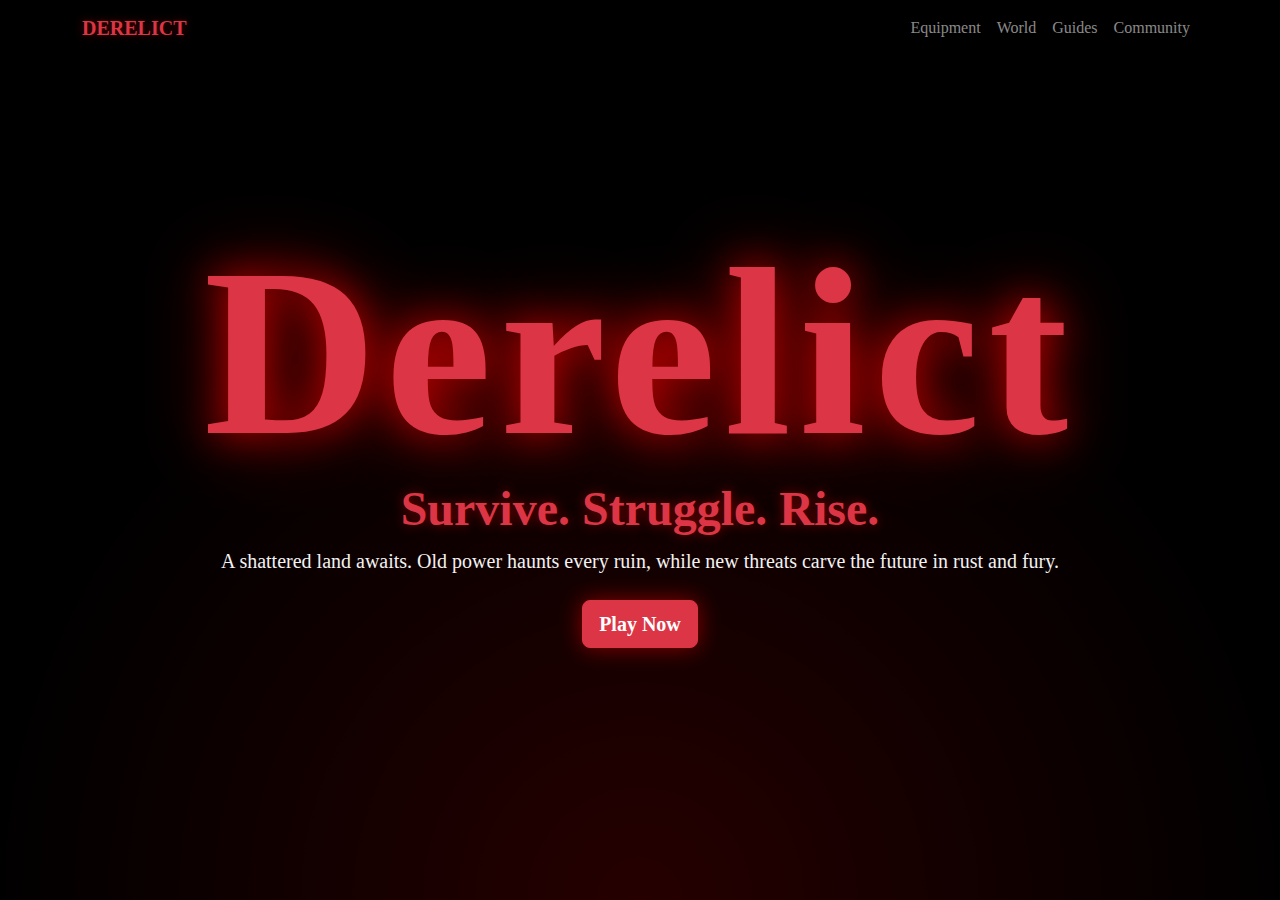
<file: index.html>
<!DOCTYPE html>
<html lang="en">

<head>
    <meta charset="UTF-8">
    <meta name="viewport" content="width=device-width, initial-scale=1">
    <title>Home</title>
    <link rel="icon" href="Images/Logo/Abilities_Icon_Alt.webp" type="image/x-icon">
    <link href="https://cdn.jsdelivr.net/npm/bootstrap@5.3.3/dist/css/bootstrap.min.css" rel="stylesheet">

    <style>
        body {
            background-color: #000 !important;
            color: #f2f2f2;
            background-image: radial-gradient(circle at bottom, rgba(255, 0, 0, 0.15) 0%, transparent 60%);
            font-family: 'Segoe UI';
        }

        .navbar-brand {
            text-shadow: 0 0 10px #ff000066;
            transition: 0.3s;
        }

        .navbar-brand:hover {
            text-shadow: 0 0 18px #ff0000cc;
        }

        h1 {
            text-shadow: 0 0 12px #ff000073;
            transition: 0.3s;
        }

        h1:hover {
            text-shadow: 0 0 25px #ff0000cc;
        }

        .nav-link {
            transition: 0.3s;
        }

        .nav-link:hover {
            color: #f27a7a;
            font-weight: bold;
        }

        .btn-danger {
            box-shadow: 0 0 22px #ff000080;
            transition: transform 0.25s, box-shadow 0.25s;
        }

        .btn-danger:hover {
            transform: scale(1.05);
            box-shadow: 0 0 32px #ff0000b3;
        }

        .bigg {
            font-size: 240px;
            letter-spacing: 8px;
            line-height: 1;
            text-shadow: 0 0 40px #ff0000b3,
                0 0 80px #ff000080;
        }

        .titleHolder {
            padding-top: 80px;
        }
    </style>
</head>

<body class="d-flex flex-column min-vh-100">

    <nav class="navbar navbar-expand-lg navbar-dark bg-black shadow-sm">
        <div class="container">

            <a class="navbar-brand fw-bold text-danger" href="index.html">DERELICT</a>
            <button class="navbar-toggler" type="button" data-bs-toggle="collapse" data-bs-target="#navmenu">
                <span class="navbar-toggler-icon"></span>
            </button>

            <div class="collapse navbar-collapse" id="navmenu">
                <ul class="navbar-nav ms-auto">
                    <li class="nav-item"><a class="nav-link" href="equipment.html">Equipment</a></li>
                    <li class="nav-item"><a class="nav-link" href="world.html">World</a></li>
                    <li class="nav-item"><a class="nav-link" href="guides.html">Guides</a></li>
                    <li class="nav-item"><a class="nav-link" href="community.html">Community</a></li>
                </ul>
            </div>
        </div>
    </nav>

    <main class="d-flex justify-content-center align-items-startf text-center titleHolder">
        <div class="container py-5 my-5">
            <h1 class="fw-bold text-danger bigg">Derelict</h1>
            <h1 class="fw-bold text-danger display-5">Survive. Struggle. Rise.</h1>
            <p class="lead mb-4">
                A shattered land awaits. Old power haunts every ruin, while new threats carve the future in rust and
                fury.
            </p>
            <a href="https://www.roblox.com/games/9756976552/ALPHA-Derelict" target="_blank"
                class="btn btn-danger btn-lg fw-semibold">Play Now</a>
        </div>
    </main>



    <script src="https://cdn.jsdelivr.net/npm/bootstrap@5.3.3/dist/js/bootstrap.bundle.min.js"></script>
</body>

</html>
</file>
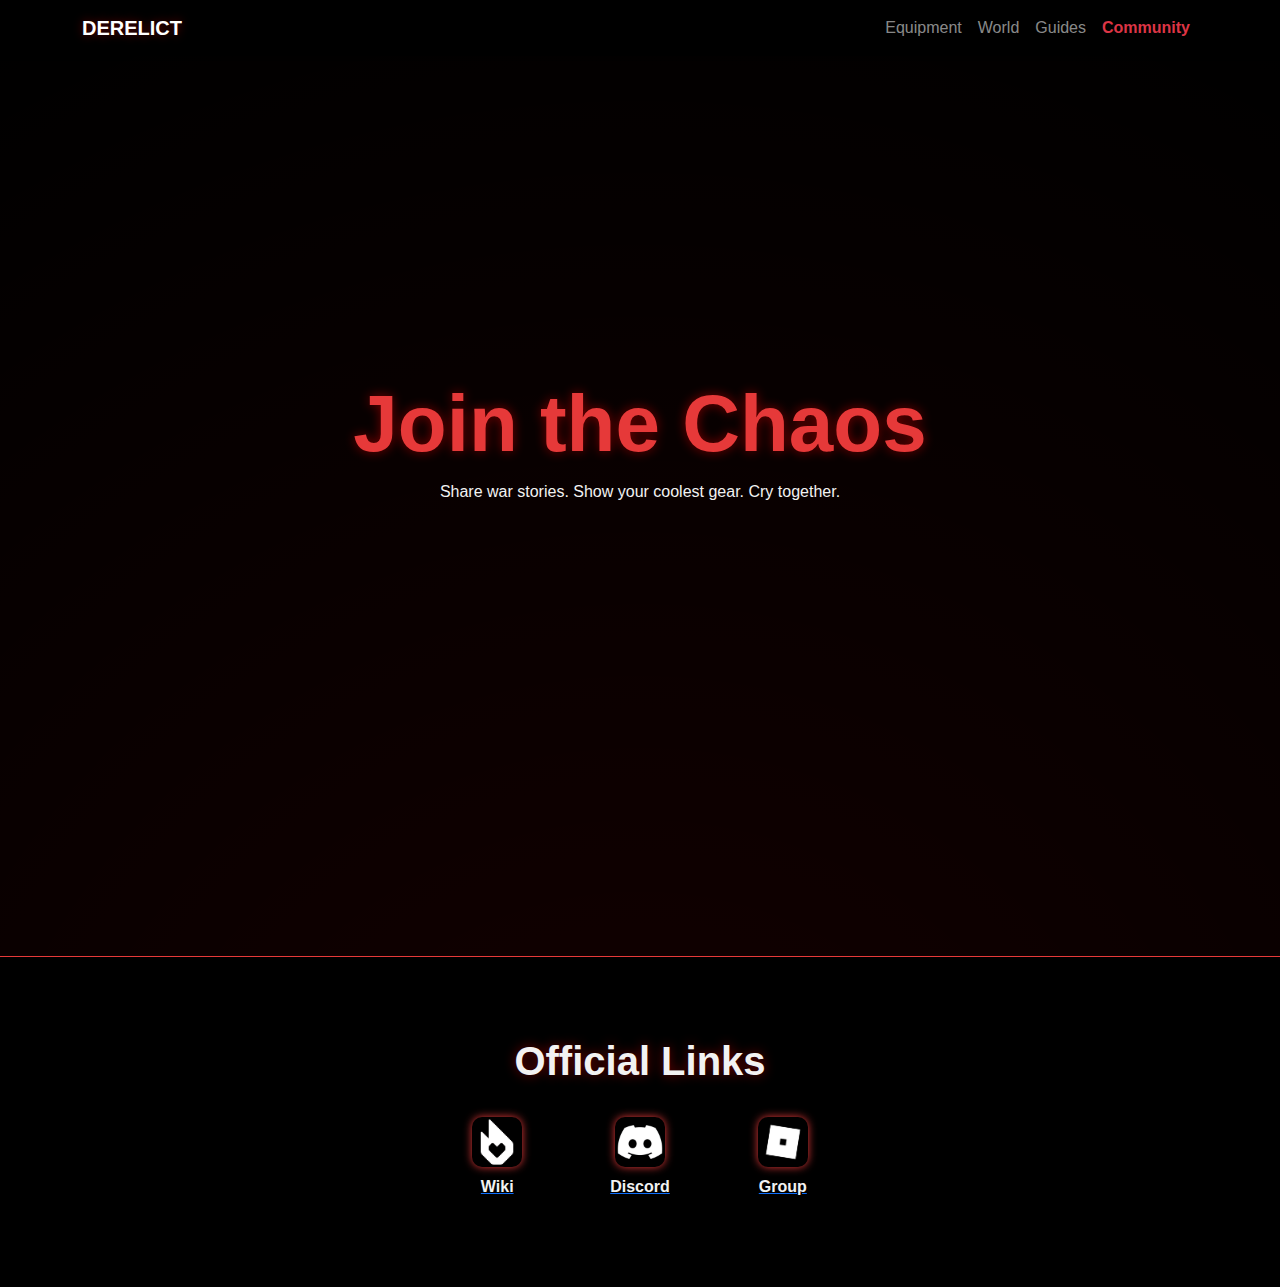
<file: community.html>
<!DOCTYPE html>
<html lang="en">

<head>
    <meta charset="UTF-8">
    <meta name="viewport" content="width=device-width, initial-scale=1">
    <title>Community & Media</title>
    <link rel="icon" href="Images/Logo/Weapon_Icon_Alt.webp" type="image/x-icon">

    <link href="https://cdn.jsdelivr.net/npm/bootstrap@5.3.3/dist/css/bootstrap.min.css" rel="stylesheet">
    <style>
        body {
            background-color: #000;
            color: #f2f2f2;
            background-image: radial-gradient(circle at bottom, rgba(255, 0, 0, 0.08) 0%, transparent 100%);
            background-size: cover;
            background-repeat: no-repeat;
            font-family: 'Segoe UI', sans-serif;
        }

        .navbar-brand {
            text-shadow: 0 0 10px rgba(255, 0, 0, 0.4);
            transition: 0.3s;
        }

        .navbar-brand:hover {
            color: #e63939;
            text-shadow: 0 0 18px rgba(255, 0, 0, 0.8);
        }

        h1 {
            text-shadow: 0 0 12px rgba(255, 0, 0, 0.45);
            transition: 0.3s;
        }

        h1:hover {
            text-shadow: 0 0 25px rgba(255, 0, 0, 0.8);
        }

        .nav-link {
            transition: 0.3s;
        }

        .nav-link:hover {
            color: #f27a7a;
            font-weight: bold;
        }

        .centerLink {
            color: #e63939;
            text-decoration: none;
            display: inline-block;
        }

        .centerLink:hover {
            transform: scale(1.05);
            text-shadow: 0 0 20px #e63939, 0 0 40px #e63939;
        }

        .contentContainer {
            flex: 1;
            display: flex;
            flex-direction: column;
            justify-content: flex-start;
            align-items: center;
            text-align: center;
            padding: 20rem 1rem 1rem 1rem;
        }

        .cFooter {
            background-color: #000;
            padding: 5rem 1rem;
            display: flex;
            justify-content: center;
            flex-wrap: wrap;
            border-top: 1px solid #e63939;
        }

        .Link {
            display: flex;
            padding: 0.5rem 2rem;
            flex-direction: column;
            align-items: center;
            text-align: center;
            transition: transform 0.3s, filter 0.3s;
        }

        .Link img {
            width: 50px;
            height: 50px;
            object-fit: cover;
            border-radius: 10px;
            box-shadow: 0 0 8px #e63939;
            transition: transform 0.3s, box-shadow 0.3s;
        }

        .Link span {
            margin-top: 0.5rem;
            font-weight: bold;
            color: #f2f2f2;
            transition: color 0.3s;
        }

        .Link:hover img {
            transform: scale(1.1);
            box-shadow: 0 0 20px #e63939, 0 0 30px #e63939;
        }

        .Link:hover span {
            color: #e63939;
        }

        footer p {
            margin: 0;
            color: #888;
        }
    </style>
</head>

<body>

    <nav class="navbar navbar-expand-lg navbar-dark bg-black shadow-sm">
        <div class="container">
            <a class="navbar-brand fw-bold" href="index.html">DERELICT</a>
            <button class="navbar-toggler" type="button" data-bs-toggle="collapse" data-bs-target="#navmenu">
                <span class="navbar-toggler-icon"></span>
            </button>

            <div class="collapse navbar-collapse" id="navmenu">
                <ul class="navbar-nav ms-auto text-center">
                    <li class="nav-item"><a class="nav-link" href="equipment.html">Equipment</a></li>
                    <li class="nav-item"><a class="nav-link" href="world.html">World</a>
                    </li>
                    <li class="nav-item"><a class="nav-link" href="guides.html">Guides</a></li>
                    <li class="nav-item"><a class="nav-link active fw-semibold text-danger"
                            href="community.html">Community</a></li>
                </ul>
            </div>
        </div>
    </nav>

    <div class="contentContainer min-vh-100 ">
        <a href="#cFooter" class="centerLink">
            <h1 class="fw-bold display-1">Join the Chaos</h1>
        </a>
        <p>Share war stories. Show your coolest gear. Cry together.</p>
    </div>

    <div class="cFooter" id="cFooter">
        <div class="d-flex flex-column align-items-center">
            <h1 class="fw-bold mb-4">Official Links</h1>
            <div class="d-flex gap-4 flex-wrap justify-content-center">
                <a href="https://rbx-derelict.fandom.com/wiki/Derelict_Official_Wiki" target="_blank" class="Link">
                    <img src="Images/Logo/Wiki.png" alt="Wiki Icon">
                    <span>Wiki</span>
                </a>
                <a href="https://discord.com/invite/rbx-derelict" target="_blank" class="Link">
                    <img src="Images/Logo/Discord.png" alt="Discord Icon">
                    <span>Discord</span>
                </a>
                <a href="https://www.roblox.com/communities/3469658/Scrambledly-Studios#!/about" target="_blank"
                    class="Link">
                    <img src="Images/Logo/Roblox.png" alt="Roblox Group Icon">
                    <span>Group</span>
                </a>
            </div>
        </div>
    </div>


    <script src="https://cdn.jsdelivr.net/npm/bootstrap@5.3.3/dist/js/bootstrap.bundle.min.js"></script>
</body>

</html>
</file>
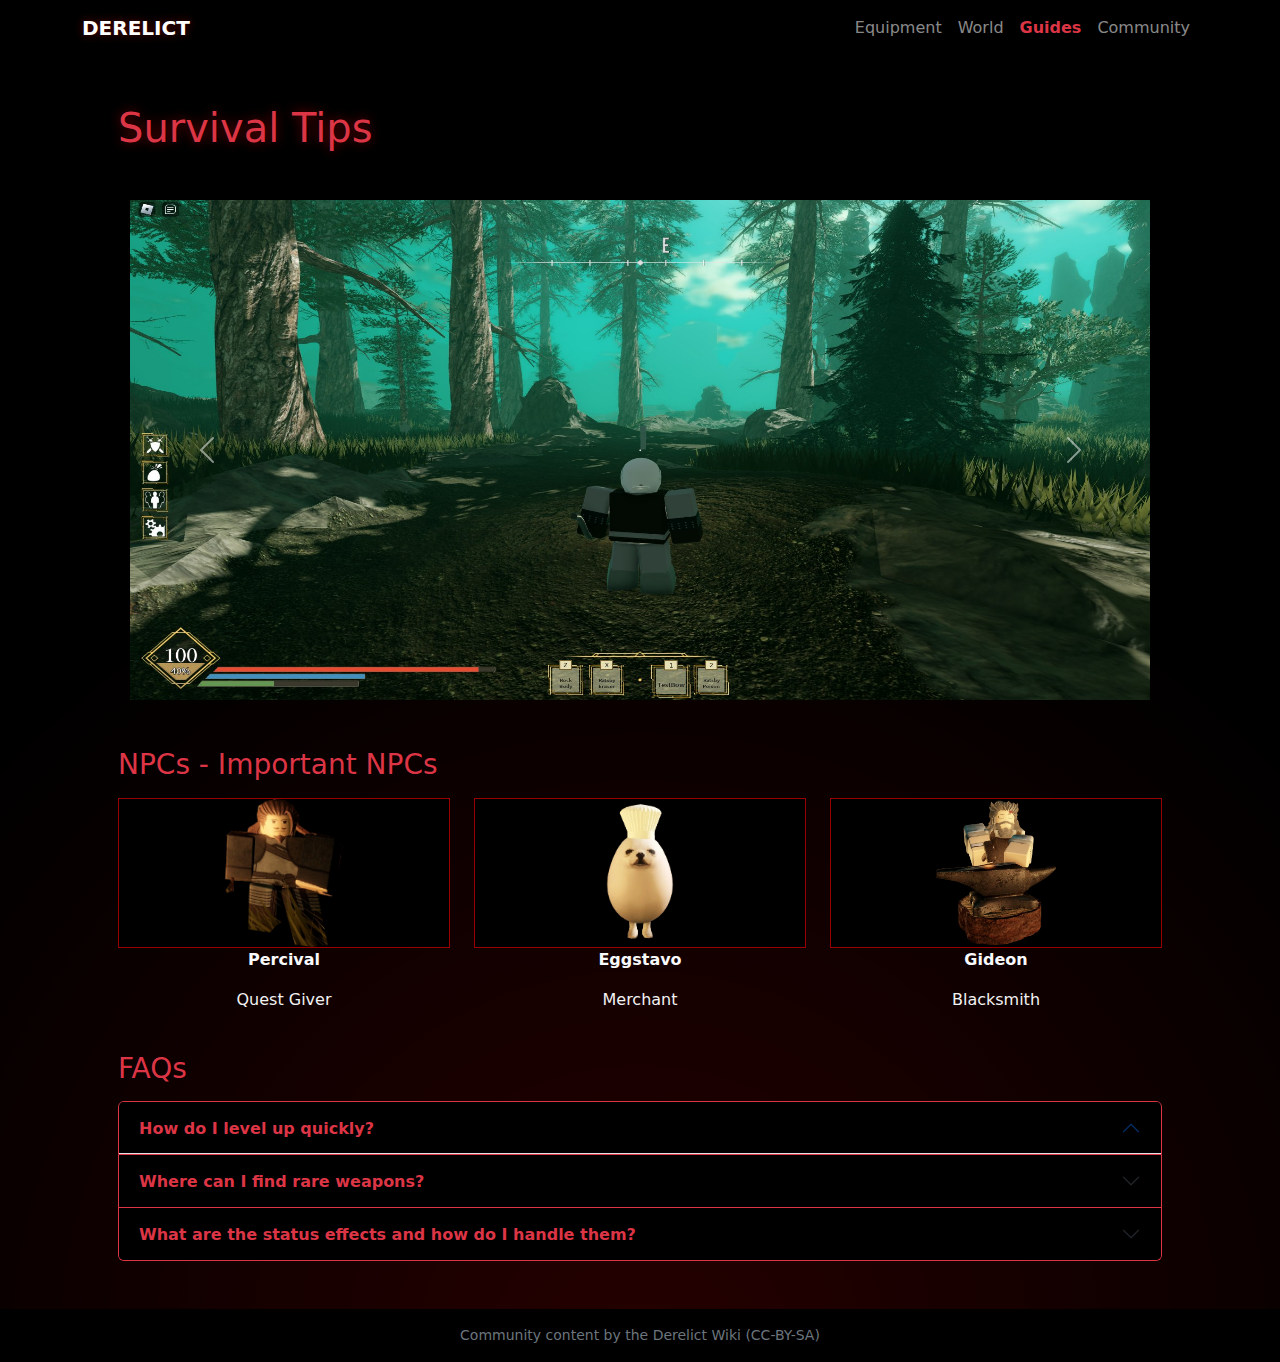
<file: guides.html>
<!DOCTYPE html>
<html lang="en">

<head>
    <meta charset="UTF-8">
    <meta name="viewport" content="width=device-width, initial-scale=1">
    <title>Guides</title>
    <link rel="icon" href="Images/Logo/Guidelines_Alt.webp" type="image/x-icon">

    <link href="https://cdn.jsdelivr.net/npm/bootstrap@5.3.3/dist/css/bootstrap.min.css" rel="stylesheet">
    <style>
        body {
            background-color: #000;
            color: #f2f2f2;
            background-image: radial-gradient(circle at bottom, rgba(255, 0, 0, 0.15) 0%, transparent 60%);
        }

        .navbar-brand {
            text-shadow: 0 0 10px rgba(255, 0, 0, 0.4);
            transition: 0.3s;
        }

        .navbar-brand:hover {
            color: #e63939;
            text-shadow: 0 0 18px rgba(255, 0, 0, 0.8);
        }

        h1 {
            text-shadow: 0 0 12px rgba(255, 0, 0, 0.45);
            transition: 0.3s;
        }

        h1:hover {
            text-shadow: 0 0 25px rgba(255, 0, 0, 0.8);
        }

        .nav-link {
            transition: 0.3s;
        }

        .nav-link:hover {
            color: #f27a7a;
            font-weight: bold;
        }

        .carouselHolder img {
            border-radius: 0.5px;
            box-shadow: 0 0 20px rgba(255, 0, 0, 0.5);
            height: 500px;
        }

        .images {
            height: 150px;
            background-color: #000;
            border: 1px solid #ff000099;
            border-radius: 0.5px;
            overflow: hidden;
            display: flex;
            align-items: center;
            justify-content: center;
            transition: transform 0.3s ease, box-shadow 0.3s ease;
        }

        .images img {
            object-fit: contain;
            width: 100%;
            height: 100%;
        }

        .images:hover {
            transform: scale(1.05);
            box-shadow: 0 0 25px rgba(255, 0, 0, 0.7);
        }
    </style>
</head>

<body class="d-flex flex-column min-vh-100">

    <nav class="navbar navbar-expand-lg navbar-dark bg-black shadow-sm">
        <div class="container">
            <a class="navbar-brand fw-bold" href="index.html">DERELICT</a>
            <button class="navbar-toggler" type="button" data-bs-toggle="collapse" data-bs-target="#navmenu">
                <span class="navbar-toggler-icon"></span>
            </button>

            <div class="collapse navbar-collapse" id="navmenu">
                <ul class="navbar-nav ms-auto text-center">
                    <li class="nav-item"><a class="nav-link" href="equipment.html">Equipment</a></li>
                    <li class="nav-item"><a class="nav-link" href="world.html">World</a></li>
                    <li class="nav-item"><a class="nav-link active fw-semibold text-danger"
                            href="guides.html">Guides</a></li>
                    <li class="nav-item"><a class="nav-link" href="community.html">Community</a></li>
                </ul>
            </div>
        </div>
    </nav>

    <div class="container p-5">
        <h1 class="text-danger">Survival Tips</h1>
        <div class="container my-5 carouselHolder">
            <div id="carouselExample" class="carousel slide">
                <div class="carousel-inner">
                    <div class="carousel-item active">
                        <img src="Images/FlYL5HsaMAATWb3.jpg" class="d-block w-100" alt="...">
                    </div>
                    <div class="carousel-item">
                        <img src="Images/Fvnhx5paYAMLNr5.jpg" class="d-block w-100" alt="...">
                    </div>
                    <div class="carousel-item">
                        <img src="Images/noFilter (1).webp" class="d-block w-100" alt="...">
                    </div>
                </div>
                <button class="carousel-control-prev" type="button" data-bs-target="#carouselExample"
                    data-bs-slide="prev">
                    <span class="carousel-control-prev-icon" aria-hidden="true"></span>
                    <span class="visually-hidden">Previous</span>
                </button>
                <button class="carousel-control-next" type="button" data-bs-target="#carouselExample"
                    data-bs-slide="next">
                    <span class="carousel-control-next-icon" aria-hidden="true"></span>
                    <span class="visually-hidden">Next</span>
                </button>
            </div>
        </div>

        <!-- NPCs -->
        <h3 class="mt-5 text-danger mb-3">NPCs - Important NPCs</h3>
        <div class="row g-4">
            <div class="col-md-4 text-center">
                <div class="images">
                    <img src="Images/NPCs/Percival.webp" alt="Armor 1">
                </div>
                <p class="text-light fw-semibold">Percival</p>
                <p>Quest Giver</p>
            </div>
            <div class="col-md-4 text-center">
                <div class="images">
                    <img src="Images/NPCs/Eggstavo.webp" alt="Armor 1">
                </div>
                <p class="text-light fw-semibold">Eggstavo</p>
                <p>Merchant</p>
            </div>
            <div class="col-md-4 text-center">
                <div class="images">
                    <img src="Images/NPCs/Gideon.webp" alt="Armor 1">
                </div>
                <p class="text-light fw-semibold">Gideon</p>
                <p>Blacksmith</p>
            </div>
        </div>

        <!-- FAQs-->
        <h3 class="mt-4 text-danger mb-3">FAQs</h3>
        <div class="accordion" id="faqAccordion">
            <div class="accordion-item bg-black text-light border-danger">
                <h2 class="accordion-header" id="faqOne">
                    <button class="accordion-button bg-black text-danger fw-semibold" type="button"
                        data-bs-toggle="collapse" data-bs-target="#collapseFAQOne" aria-expanded="false">
                        How do I level up quickly?
                    </button>
                </h2>
                <div id="collapseFAQOne" class="accordion-collapse collapse" aria-labelledby="faqOne">
                    <div class="accordion-body">
                        Focus on completing quests and defeating enemies with high XP yield. Use potions and buffs to
                        maximize efficiency.
                    </div>
                </div>
            </div>
            <div class="accordion-item bg-black text-light border-danger">
                <h2 class="accordion-header" id="faqTwo">
                    <button class="accordion-button bg-black text-danger fw-semibold collapsed" type="button"
                        data-bs-toggle="collapse" data-bs-target="#collapseFAQTwo" aria-expanded="false">
                        Where can I find rare weapons?
                    </button>
                </h2>
                <div id="collapseFAQTwo" class="accordion-collapse collapse" aria-labelledby="faqTwo">
                    <div class="accordion-body">
                        Rare weapons drop from high-level bosses or hidden dungeons. Exploring and interacting with NPCs
                        may trigger special events.
                    </div>
                </div>
            </div>
            <div class="accordion-item bg-black text-light border-danger">
                <h2 class="accordion-header" id="faqThree">
                    <button class="accordion-button bg-black text-danger fw-semibold collapsed" type="button"
                        data-bs-toggle="collapse" data-bs-target="#collapseFAQThree" aria-expanded="false">
                        What are the status effects and how do I handle them?
                    </button>
                </h2>
                <div id="collapseFAQThree" class="accordion-collapse collapse" aria-labelledby="faqThree">
                    <div class="accordion-body">
                        Status effects range from poison to blindness. Carry cures or spells to counteract them. Avoid
                        risky areas without proper gear.
                    </div>
                </div>
            </div>
        </div>
    </div>


    <footer class="bg-black text-center p-3 small mt-auto text-secondary">
        Community content by the Derelict Wiki (CC-BY-SA)
    </footer>

    <script src="https://cdn.jsdelivr.net/npm/bootstrap@5.3.3/dist/js/bootstrap.bundle.min.js"></script>

</body>

</html>
</file>
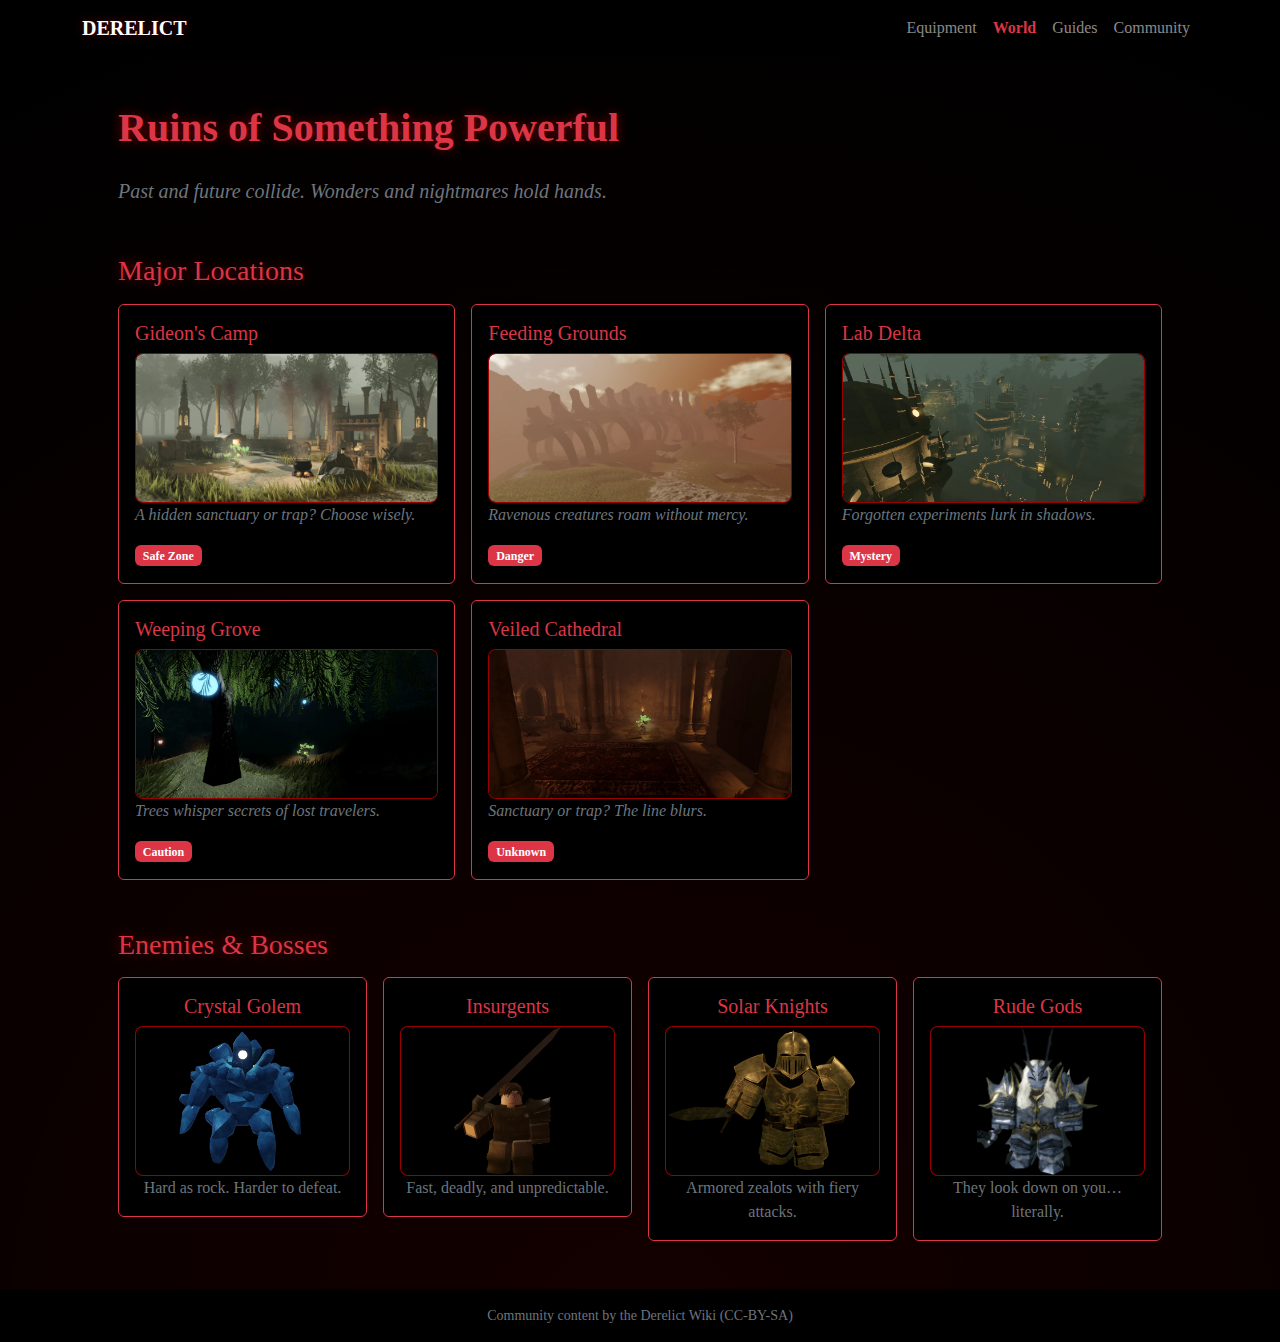
<file: world.html>
<!DOCTYPE html>
<html lang="en">

<head>
    <meta charset="UTF-8">
    <meta name="viewport" content="width=device-width, initial-scale=1">
    <title>World of Derelict</title>
    <link rel="icon" href="Images/Logo/Locations_Icon_Alt.webp" type="image/x-icon">

    <link href="https://cdn.jsdelivr.net/npm/bootstrap@5.3.3/dist/css/bootstrap.min.css" rel="stylesheet">
    <style>
        body {
            background-color: #000;
            color: #f2f2f2;
            background-image: radial-gradient(circle at bottom, rgba(255, 0, 0, 0.08) 0%, transparent 100%);
            font-family: 'Segoe UI';
        }

        .navbar-brand {
            text-shadow: 0 0 10px rgba(255, 0, 0, 0.4);
            transition: 0.3s;
        }

        .navbar-brand:hover {
            color: #e63939;
            text-shadow: 0 0 18px rgba(255, 0, 0, 0.8);
        }

        h1,
        h3 {
            text-shadow: 0 0 12px rgba(255, 0, 0, 0.45);
            transition: 0.3s;
        }

        h1:hover,
        h3:hover {
            text-shadow: 0 0 25px rgba(255, 0, 0, 0.8);
        }

        .nav-link {
            transition: 0.3s;
        }

        .nav-link:hover {
            color: #f27a7a;
            font-weight: bold;
        }

        .accordion-button:not(.collapsed) {
            box-shadow: none;
        }

        .accordion-button {
            background-color: #000 !important;
            color: #ff4d4d !important;
            font-weight: 600;
            box-shadow: none;
            text-shadow: 1px 1px 2px #000;
        }

        .images {
            height: 150px;
            background-color: #000;
            border: 1px solid #ff000099;
            border-radius: 0.5rem;
            overflow: hidden;
            display: flex;
            align-items: center;
            justify-content: center;
            transition: transform 0.3s ease, box-shadow 0.3s ease;
        }

        .images img {
            object-fit: cover;
            width: 100%;
            height: 100%;
        }
    </style>
</head>

<body class="d-flex flex-column min-vh-100">

    <nav class="navbar navbar-expand-lg navbar-dark bg-black shadow-sm">
        <div class="container">
            <a class="navbar-brand fw-bold" href="index.html">DERELICT</a>
            <button class="navbar-toggler" type="button" data-bs-toggle="collapse" data-bs-target="#navmenu">
                <span class="navbar-toggler-icon"></span>
            </button>

            <div class="collapse navbar-collapse" id="navmenu">
                <ul class="navbar-nav ms-auto text-center">
                    <li class="nav-item"><a class="nav-link" href="equipment.html">Equipment</a></li>
                    <li class="nav-item"><a class="nav-link active fw-semibold text-danger" href="world.html">World</a>
                    </li>
                    <li class="nav-item"><a class="nav-link" href="guides.html">Guides</a></li>
                    <li class="nav-item"><a class="nav-link" href="community.html">Community</a></li>
                </ul>
            </div>
        </div>
    </nav>

    <div class="container p-5">

        <h1 class="text-danger fw-bold mb-4">Ruins of Something Powerful</h1>
        <p class="lead text-secondary fst-italic mb-5">
            Past and future collide. Wonders and nightmares hold hands.
        </p>

        <!--Locations -->
        <h3 class="mt-4 text-danger mb-3">Major Locations</h3>
        <div class="row g-3">
            <div class="col-12 col-md-6 col-lg-4">
                <div class="card bg-black text-light border border-danger h-100 shadow-sm">
                    <div class="card-body">
                        <h5 class="card-title text-danger">Gideon's Camp</h5>
                        <div class="images">
                            <img src="Images/Location/Gideon_Camp.webp" Armor 1"
                                class="img-fluid h-100 w-100 object-fit-cover rounded">
                        </div>
                        <p class="card-text text-secondary fst-italic">A hidden sanctuary or trap? Choose wisely.</p>
                        <span class="badge bg-danger">Safe Zone</span>
                    </div>
                </div>
            </div>
            <div class="col-12 col-md-6 col-lg-4">
                <div class="card bg-black text-light border border-danger h-100 shadow-sm">
                    <div class="card-body">
                        <h5 class="card-title text-danger">Feeding Grounds</h5>
                        <div class="images">
                            <img src="Images/Location/Feeding_Grounds_Overview.webp" alt="Armor 1"
                                class="img-fluid h-100 w-100 object-fit-cover rounded">
                        </div>
                        <p class="card-text text-secondary fst-italic">Ravenous creatures roam without mercy.</p>
                        <span class="badge bg-danger">Danger</span>
                    </div>
                </div>
            </div>
            <div class="col-12 col-md-6 col-lg-4">
                <div class="card bg-black text-light border border-danger h-100 shadow-sm">
                    <div class="card-body">
                        <h5 class="card-title text-danger">Lab Delta</h5>
                        <div class="images">
                            <img src="Images/Location/Lab_Delta.webp" alt="Armor 1"
                                class="img-fluid h-100 w-100 object-fit-cover rounded">
                        </div>
                        <p class="card-text text-secondary fst-italic">Forgotten experiments lurk in shadows.</p>
                        <span class="badge bg-danger">Mystery</span>
                    </div>
                </div>
            </div>
            <div class="col-12 col-md-6 col-lg-4">
                <div class="card bg-black text-light border border-danger h-100 shadow-sm">
                    <div class="card-body">
                        <h5 class="card-title text-danger">Weeping Grove</h5>
                        <div class="images">
                            <img src="Images/Location/Weeping_Groves.webp" alt="Armor 1"
                                class="img-fluid h-100 w-100 object-fit-cover rounded">
                        </div>
                        <p class="card-text text-secondary fst-italic">Trees whisper secrets of lost travelers.</p>
                        <span class="badge bg-danger">Caution</span>
                    </div>
                </div>
            </div>
            <div class="col-12 col-md-6 col-lg-4">
                <div class="card bg-black text-light border border-danger h-100 shadow-sm">
                    <div class="card-body">
                        <h5 class="card-title text-danger">Veiled Cathedral</h5>
                        <div class="images">
                            <img src="Images/Location/Cathedral_Entrance.webp" alt="Armor 1"
                                class="img-fluid h-100 w-100 object-fit-cover rounded">
                        </div>
                        <p class="card-text text-secondary fst-italic">Sanctuary or trap? The line blurs.</p>
                        <span class="badge bg-danger">Unknown</span>
                    </div>
                </div>
            </div>
        </div>

        <!-- Enemies & Bosses -->
        <h3 class="mt-5 text-danger mb-3">Enemies & Bosses</h3>
        <div class="row g-3">
            <div class="col-6 col-md-4 col-lg-3">
                <div class="card bg-black text-light border border-danger shadow-sm text-center">
                    <div class="card-body">
                        <h5 class="card-title text-danger">Crystal Golem</h5>
                        <div class="images">
                            <img src="Images/Bosses/Crystal_Golem.webp" alt="Armor 1"
                                class="img-fluid h-100 w-100 object-fit-contain rounded">
                        </div>
                        <p class="card-text text-secondary">Hard as rock. Harder to defeat.</p>
                    </div>
                </div>
            </div>
            <div class="col-6 col-md-4 col-lg-3">
                <div class="card bg-black text-light border border-danger shadow-sm text-center">
                    <div class="card-body">
                        <h5 class="card-title text-danger">Insurgents</h5>
                        <div class="images">
                            <img src="Images/Bosses/Insurgent.webp" alt="Armor 1"
                                class="img-fluid h-100 w-100 object-fit-contain rounded">
                        </div>
                        <p class="card-text text-secondary">Fast, deadly, and unpredictable.</p>
                    </div>
                </div>
            </div>
            <div class="col-6 col-md-4 col-lg-3">
                <div class="card bg-black text-light border border-danger shadow-sm text-center">
                    <div class="card-body">
                        <h5 class="card-title text-danger">Solar Knights</h5>
                        <div class="images">
                            <img src="Images/Bosses/Solar_Knight.webp" alt="Armor 1"
                                class="img-fluid h-100 w-100 object-fit-contain rounded">
                        </div>
                        <p class="card-text text-secondary">Armored zealots with fiery attacks.</p>
                    </div>
                </div>
            </div>
            <div class="col-6 col-md-4 col-lg-3">
                <div class="card bg-black text-light border border-danger shadow-sm text-center">
                    <div class="card-body">
                        <h5 class="card-title text-danger">Rude Gods</h5>
                        <div class="images">
                            <img src="Images/Bosses/Melisande_The_Oracle.webp" alt="Armor 1"
                                class="img-fluid h-100 w-100 object-fit-contain rounded">
                        </div>
                        <p class="card-text text-secondary">They look down on you… literally.</p>
                    </div>
                </div>
            </div>
        </div>

    </div>

    <footer class="bg-black text-center p-3 small mt-auto text-secondary">
        Community content by the Derelict Wiki (CC-BY-SA)
    </footer>


    <script src="https://cdn.jsdelivr.net/npm/bootstrap@5.3.3/dist/js/bootstrap.bundle.min.js"></script>

</body>

</html>
</file>
